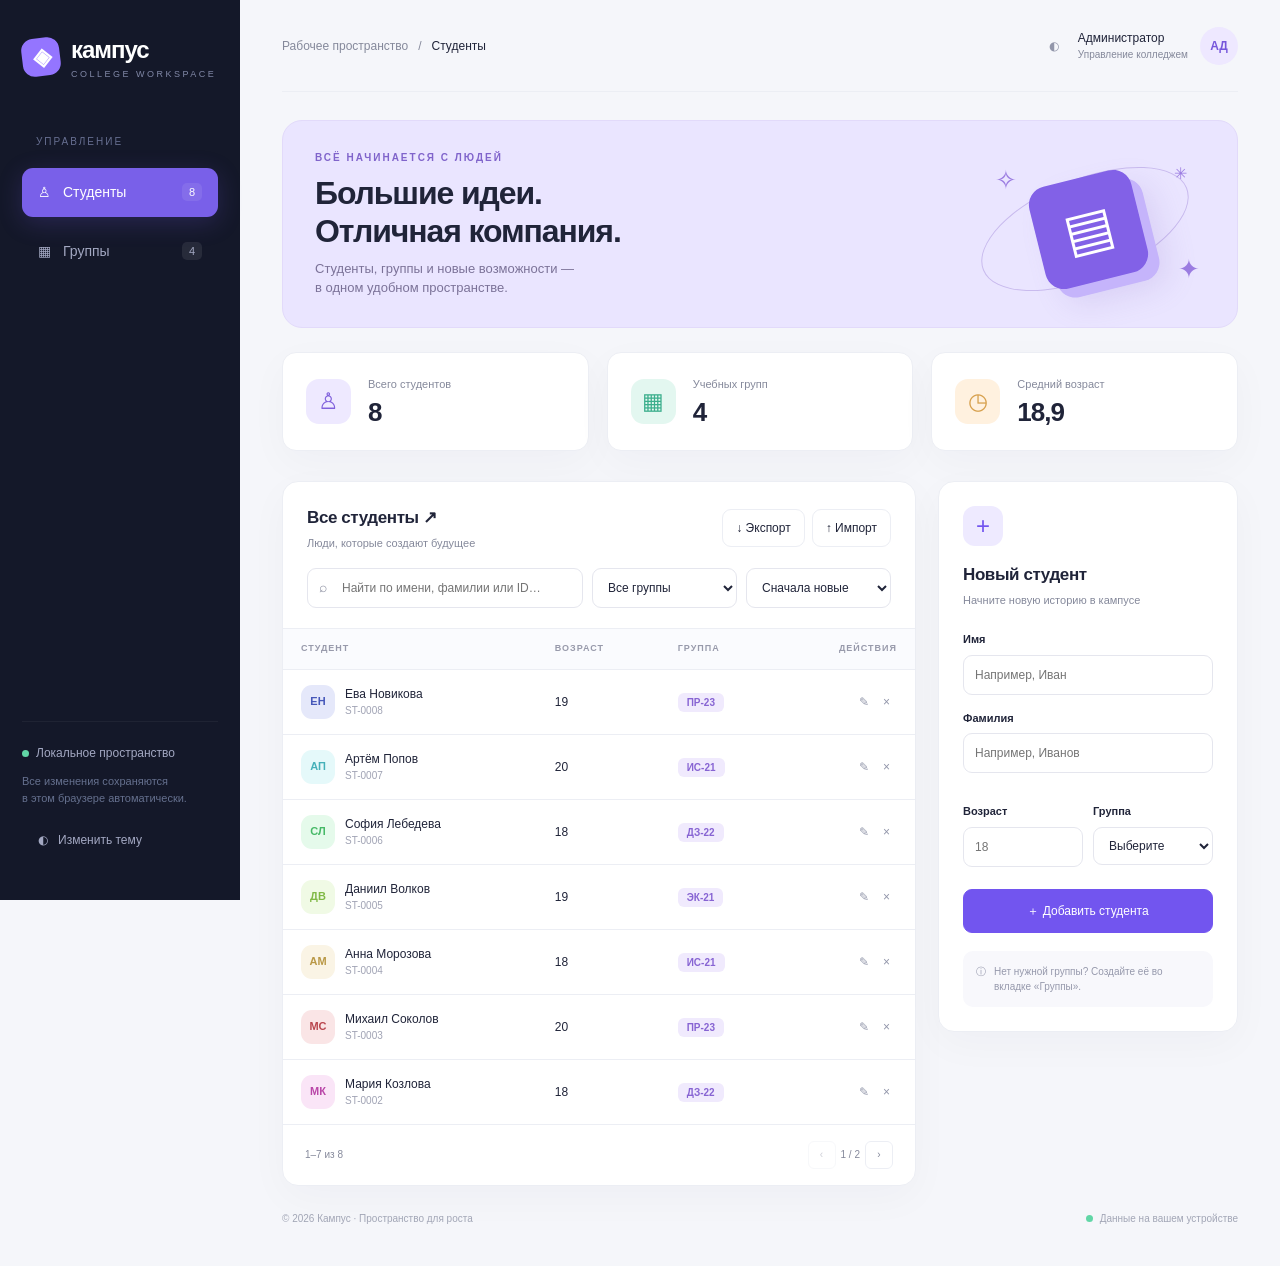
<file: lesson_19/Index.html>
<!DOCTYPE html>
<html lang="ru"><head><meta charset="UTF-8"><meta name="viewport" content="width=device-width,initial-scale=1"><meta name="theme-color" content="#111526"><title>Кампус — студенты и группы</title>
<style>
:root{--bg:#f5f6fa;--card:#fff;--ink:#202439;--muted:#85899b;--line:#eceef4;--purple:#7255ef;--soft:#eeeaff;--shadow:0 12px 40px #20243908}*{box-sizing:border-box}body{margin:0;background:var(--bg);color:var(--ink);font:14px/1.5 'Segoe UI',Arial,sans-serif}button,input,select{font:inherit}button{cursor:pointer}button:disabled{opacity:.4;cursor:default}button:focus-visible,a:focus-visible{outline:3px solid #a293ff;outline-offset:3px}button{transition:background .2s,transform .2s}button:active{transform:translateY(1px)}.app{display:grid;grid-template-columns:240px 1fr;min-height:100vh}.sidebar{background:#141829;color:#a3a8c2;padding:32px 22px;display:flex;flex-direction:column;position:fixed;width:240px;height:100vh}.brand{color:#fff;display:flex;align-items:center;gap:11px;font-size:24px;font-weight:750;letter-spacing:-1px}.logo{display:grid;place-items:center;width:38px;height:38px;border-radius:12px;background:#9475ff;color:#fff;transform:rotate(-7deg)}.brand small{font-size:9px;letter-spacing:2.5px;display:block;color:#8188a7;font-weight:500}.navlabel{font-size:10px;letter-spacing:2px;margin:52px 14px 14px;color:#676f91}.nav{display:flex;gap:12px;align-items:center;width:100%;padding:14px 16px;background:none;border:0;border-radius:11px;color:inherit;text-align:left;margin:5px 0}.nav.active{background:#7960e9;color:#fff;box-shadow:0 6px 24px #795beb35}.nav span:last-child{margin-left:auto;font-size:11px;background:#ffffff15;padding:1px 7px;border-radius:5px}.sidebottom{margin-top:auto;border-top:1px solid #ffffff0c;padding-top:22px;font-size:12px}.dot{display:inline-block;width:7px;height:7px;border-radius:50%;background:#61d6a6;margin-right:7px}.sidebottom p{color:#65708e;font-size:11px}main{grid-column:2;padding:0 42px 40px;max-width:1750px;width:100%}.topbar{height:92px;border-bottom:1px solid var(--line);display:flex;align-items:center;justify-content:space-between}.breadcrumb{color:var(--muted);font-size:12px}.breadcrumb b{color:var(--ink);font-weight:500}.profile{display:flex;align-items:center;gap:12px;font-size:12px}.avatar{background:#eee8ff;color:#7656db;border-radius:50%;width:38px;height:38px;display:grid;place-items:center;font-weight:700}.profile small{display:block;color:var(--muted);font-size:10px}.hero{position:relative;overflow:hidden;background:#eae5ff;border:1px solid #e2dafa;border-radius:20px;margin:28px 0 24px;padding:29px 32px;min-height:191px;display:flex;align-items:center;justify-content:space-between}.eyebrow{font-size:10px;letter-spacing:2px;font-weight:700;color:#8064cb}.hero h1{font-size:32px;letter-spacing:-1.1px;margin:9px 0 8px;line-height:1.2}.hero p{color:#7b7298;max-width:430px;margin:0;font-size:13px}.art{width:230px;height:140px;position:relative;flex-shrink:0}.orbit{position:absolute;border:1px solid #c9bbee;border-radius:50%;width:220px;height:100px;transform:rotate(-22deg);top:25px}.book{position:absolute;left:61px;top:23px;width:105px;height:105px;background:#8261e7;border-radius:19px;transform:rotate(-14deg);box-shadow:9px 11px 0 #c5b4fb,16px 19px 30px #8e75ca30;display:grid;place-items:center;font-size:53px;color:#fff}.spark{position:absolute;color:#9b7ce1;font-size:26px}.stats{display:grid;grid-template-columns:repeat(3,1fr);gap:18px;margin-bottom:30px}.stat{background:var(--card);border:1px solid var(--line);padding:20px 23px;border-radius:14px;display:flex;gap:17px;align-items:center;box-shadow:var(--shadow)}.stat-icon{width:45px;height:45px;border-radius:13px;background:#eee9ff;color:#8061dc;display:grid;place-items:center;font-size:23px}.stat:nth-child(2) .stat-icon{background:#e3f7f0;color:#3bae8c}.stat:nth-child(3) .stat-icon{background:#fff1df;color:#d7a04d}.stat small{color:var(--muted);font-size:11px}.stat strong{display:block;font-size:26px;letter-spacing:-1px;line-height:1.4}.workspace{display:grid;grid-template-columns:minmax(0,1fr) 300px;gap:22px;align-items:start}.panel{background:var(--card);border:1px solid var(--line);border-radius:16px;box-shadow:var(--shadow);overflow:hidden}.panelhead{padding:23px 24px 17px;display:flex;justify-content:space-between;gap:12px;align-items:center}h2{font-size:17px;margin:0;letter-spacing:-.4px}.sub{color:var(--muted);font-size:11px;margin:4px 0 0}.btn{border:1px solid var(--line);background:var(--card);color:var(--ink);border-radius:9px;padding:9px 13px;white-space:nowrap;font-size:12px}.btn:hover{background:var(--soft);color:var(--purple)}.primary{background:var(--purple);color:#fff;border-color:var(--purple)}.primary:hover{background:#6246db;color:#fff}.tools{display:flex;gap:9px;padding:0 24px 20px}.search{position:relative;flex:1;min-width:100px}.search input{padding-left:34px}.search span{position:absolute;left:12px;top:9px;color:var(--muted)}input,select{width:100%;background:var(--card);border:1px solid #e5e6ee;border-radius:9px;padding:10px 11px;outline:none;color:var(--ink);font-size:12px;transition:border .2s,box-shadow .2s}input:focus,select:focus{border-color:#a18bf1;box-shadow:0 0 0 3px #9279f014}select.filter{width:145px}.tablewrap{overflow:auto}table{border-collapse:collapse;width:100%;white-space:nowrap}th{text-align:left;background:#fafbfe;color:#989aab;font-size:9px;font-weight:600;letter-spacing:1px;text-transform:uppercase;padding:13px 18px;border-block:1px solid var(--line)}td{padding:15px 18px;border-bottom:1px solid var(--line);font-size:12px}tbody tr:hover{background:#fbfaff}.person{display:flex;align-items:center;gap:10px}.initials{width:34px;height:34px;border-radius:11px;background:hsl(var(--h) 70% 94%);color:hsl(var(--h) 45% 50%);display:grid;place-items:center;font-size:11px;font-weight:650}.person small{display:block;font-size:10px;color:#a0a3b4}.badge{padding:4px 9px;border-radius:6px;color:#8764d3;background:#f0eafd;font-size:10px;font-weight:600}.iconbtn{border:0;background:transparent;color:#9296aa;border-radius:6px;padding:6px 7px}.iconbtn:hover{background:var(--soft);color:var(--purple)}.iconbtn.danger:hover{color:#d74d6b;background:#ffedf1}.tablefoot{display:flex;justify-content:space-between;align-items:center;padding:16px 22px;color:var(--muted);font-size:10px}.pages{display:flex;gap:5px;align-items:center}.pages button{border:1px solid var(--line);background:var(--card);color:var(--muted);border-radius:6px;width:28px;height:28px}.formpanel{padding:24px}.formicon{background:var(--soft);color:var(--purple);width:40px;height:40px;border-radius:12px;display:grid;place-items:center;font-size:24px;margin-bottom:16px}.formpanel h2{font-size:17px}.formpanel form{margin-top:23px}.field{display:block;margin:15px 0;font-size:11px;font-weight:600}.field input,.field select{margin-top:7px;font-weight:400}.row{display:grid;grid-template-columns:1fr 1fr;gap:10px}.full{width:100%;margin-top:7px;padding:12px}.hint{display:flex;gap:8px;margin-top:18px;padding:13px;border-radius:10px;background:#f8f8fc;color:#9699ac;font-size:10px}.footer{display:flex;justify-content:space-between;color:#a2a6b6;font-size:10px;margin-top:25px}.empty{text-align:center;padding:50px 20px;color:var(--muted)}.empty strong{display:block;color:var(--ink);font-size:15px;margin-bottom:5px}#message{position:fixed;bottom:25px;left:50%;transform:translateX(-50%);padding:13px 22px;background:#202439;color:#fff;border-radius:12px;box-shadow:0 6px 30px #0002;z-index:20;font-size:13px;max-width:90vw}#message:empty{display:none}[hidden]{display:none!important}.groupgrid{padding:0 23px 23px;display:grid;grid-template-columns:repeat(2,1fr);gap:12px}.groupcard{border:1px solid var(--line);border-radius:12px;padding:18px}.groupcard h3{margin:10px 0 4px;font-size:17px}.groupcard p{font-size:11px;color:var(--muted)}.groupcard .actions{display:flex;justify-content:space-between;align-items:center}.toolbar{display:flex;gap:7px}.mobilebrand{display:none}dialog{border:1px solid var(--line);border-radius:17px;max-width:420px;width:calc(100% - 32px);padding:28px;background:var(--card);color:var(--ink);box-shadow:0 30px 100px #0003}dialog::backdrop{background:#161a3155;backdrop-filter:blur(4px)}dialog h2{margin-bottom:12px}dialog p{color:var(--muted);font-size:13px}dialog .actions{display:flex;justify-content:flex-end;gap:10px;margin-top:24px}body.dark{--bg:#151827;--card:#1e2235;--ink:#e7e8f4;--muted:#959bb4;--line:#2d3248;--soft:#342e53;--shadow:none}body.dark .hero{background:#30264b;border-color:#493568}body.dark .hero p{color:#b4a6cd}body.dark th,body.dark tbody tr:hover,body.dark .hint{background:#24283c}body.dark input,body.dark select{border-color:#353b52}body.dark .avatar{background:#342e53}body.dark .hero h1{color:#f4efff}@media(min-width:1500px){.workspace{grid-template-columns:minmax(0,1fr) 340px}}@media(max-width:1180px){main{padding-inline:25px}.sidebar{width:200px;padding-inline:15px}.app{grid-template-columns:200px 1fr}.workspace{grid-template-columns:minmax(0,1fr)}.formpanel form{display:grid;grid-template-columns:1fr 1fr;gap:0 18px}.formpanel .hint{margin-top:10px}.formpanel form .row{display:contents}.formpanel .full{align-self:end;margin-bottom:15px}.formpanel .sub{margin-bottom:0}}@media(max-width:720px){.app{display:block}.sidebar{position:static;width:100%;height:auto;padding:16px 20px;flex-direction:row;flex-wrap:wrap;gap:8px;align-items:center}.brand{font-size:20px;margin-right:auto}.brand small,.navlabel,.sidebottom{display:none}.nav{width:auto;margin:0;padding:9px 12px;font-size:12px}.nav span:last-child{display:none}main{padding-inline:16px}.topbar{height:62px}.profile .profiletext{display:none}.hero{padding:25px 23px;margin-top:20px;min-height:180px}.hero h1{font-size:27px}.hero p{font-size:12px;max-width:270px}.art{display:none}.stats{gap:8px;margin-bottom:20px}.stat{padding:14px 11px;display:block}.stat-icon{width:30px;height:30px;font-size:16px;margin-bottom:8px;border-radius:9px}.stat strong{font-size:23px}.stat small{font-size:9px}.panelhead{padding:20px 16px 15px}.tools{padding:0 16px 16px;flex-wrap:wrap}.search{flex-basis:100%}select.filter{flex:1}.formpanel{padding:22px}.formpanel form{display:block}.row{display:grid!important}.groupgrid{grid-template-columns:1fr;padding-inline:16px}.tablefoot{padding-inline:16px}.footer{font-size:9px}.toolbar .btn{padding:8px;font-size:11px}}@media(prefers-reduced-motion:reduce){*{transition:none!important}}
</style></head><body>
<div class="app"><aside class="sidebar"><div class="brand"><span class="logo">◈</span><div>кампус<small>COLLEGE WORKSPACE</small></div></div><div class="navlabel">УПРАВЛЕНИЕ</div><button class="nav active" id="studentsButton" type="button"><span>♙</span> Студенты <span id="navStudents">0</span></button><button class="nav" id="groupsButton" type="button"><span>▦</span> Группы <span id="navGroups">0</span></button><div class="sidebottom"><span class="dot"></span>Локальное пространство<p>Все изменения сохраняются<br>в этом браузере автоматически.</p><button class="nav" id="themeButton" type="button">◐ &nbsp; Изменить тему</button></div></aside>
<main><header class="topbar"><div class="breadcrumb">Рабочее пространство &nbsp; / &nbsp; <b id="crumb">Студенты</b></div><div class="profile"><button class="iconbtn" id="mobileTheme" title="Изменить тему" aria-label="Изменить тему">◐</button><div class="profiletext">Администратор<small>Управление колледжем</small></div><div class="avatar">АД</div></div></header>
<section class="hero"><div><div class="eyebrow">ВСЁ НАЧИНАЕТСЯ С ЛЮДЕЙ</div><h1>Большие идеи.<br>Отличная компания.</h1><p>Студенты, группы и новые возможности —<br>в одном удобном пространстве.</p></div><div class="art" aria-hidden="true"><div class="orbit"></div><span class="spark" style="left:20px;top:7px">✧</span><div class="book">▤</div><span class="spark" style="right:5px;bottom:5px">✦</span><span class="spark" style="right:18px;top:8px;font-size:16px">✳</span></div></section>
<section class="stats" aria-label="Статистика"><div class="stat"><div class="stat-icon">♙</div><div><small>Всего студентов</small><strong id="totalStudents">0</strong></div></div><div class="stat"><div class="stat-icon">▦</div><div><small>Учебных групп</small><strong id="totalGroups">0</strong></div></div><div class="stat"><div class="stat-icon">◷</div><div><small>Средний возраст</small><strong id="avgAge">—</strong></div></div></section>
<div class="workspace"><section class="panel"><div class="panelhead"><div><h2 id="listTitle">Все студенты <span style="color:#bbb">↗</span></h2><p class="sub" id="listSubtitle">Люди, которые создают будущее</p></div><div class="toolbar"><button class="btn" id="exportButton" title="Скачать резервную копию JSON">↓ Экспорт</button><button class="btn" id="importButton" title="Импорт резервной копии JSON">↑ Импорт</button><input type="file" id="importFile" accept="application/json,.json" hidden></div></div><div class="tools"><div class="search"><span>⌕</span><input id="search" type="search" placeholder="Найти по имени, фамилии или ID…" aria-label="Поиск"></div><select class="filter" id="filterGroup" aria-label="Фильтр по группе"><option value="">Все группы</option></select><select class="filter" id="sort" aria-label="Сортировка"><option value="new">Сначала новые</option><option value="name">По алфавиту</option><option value="age">По возрасту</option></select></div>
<div class="tablewrap"><table id="studentsTable"><thead><tr><th>Студент</th><th>Возраст</th><th>Группа</th><th style="text-align:right">Действия</th></tr></thead><tbody id="studentBody"></tbody></table></div><div id="empty" class="empty" hidden><strong>Пока никого не нашли</strong>Измените поиск или добавьте новую запись.</div><div id="groupBody" class="groupgrid" hidden></div><div class="tablefoot"><span id="resultCount"></span><div class="pages"><button id="prev" aria-label="Предыдущая страница">‹</button><span id="pageLabel"></span><button id="next" aria-label="Следующая страница">›</button></div></div></section>
<aside><section id="studentSection" class="panel formpanel"><div class="formicon">+</div><h2 id="studentFormTitle">Новый студент</h2><p class="sub">Начните новую историю в кампусе</p><form id="studentForm"><label class="field">Имя<input id="firstNameStudent" placeholder="Например, Иван" required maxlength="60" autocomplete="given-name"></label><label class="field">Фамилия<input id="lastNameStudent" placeholder="Например, Иванов" required maxlength="60" autocomplete="family-name"></label><div class="row"><label class="field">Возраст<input id="ageStudent" type="number" min="1" max="120" step="1" placeholder="18" required></label><label class="field">Группа<select id="groupId" required><option value="">Выберите</option></select></label></div><button class="btn primary full" id="saveStudentButton" type="submit">＋ Добавить студента</button><button class="btn full" id="cancelEditButton" type="button" hidden>Отменить изменения</button></form><div class="hint"><span>ⓘ</span><span>Нет нужной группы? Создайте её во вкладке «Группы».</span></div></section>
<section id="groupSection" class="panel formpanel" hidden><div class="formicon">▦</div><h2 id="groupFormTitle">Новая группа</h2><p class="sub">Соберите будущую команду</p><form id="groupForm"><label class="field">Название группы<input id="groupName" placeholder="Например, ИС-21" maxlength="100" required></label><button class="btn primary full" id="saveGroupButton" type="submit">＋ Добавить группу</button><button class="btn full" id="cancelGroupEdit" type="button" hidden>Отменить изменения</button></form><div class="hint">ⓘ &nbsp; Группу можно удалить, когда в ней нет студентов.</div></section></aside></div><footer class="footer"><span>© <span id="year"></span> Кампус · Пространство для роста</span><span><span class="dot"></span><span id="storageStatus">Данные на вашем устройстве</span></span></footer></main></div>
<p id="message" role="status" aria-live="polite"></p><dialog id="confirmDialog" aria-labelledby="confirmTitle"><h2 id="confirmTitle">Подтвердите действие</h2><p id="confirmText"></p><div class="actions"><button class="btn" id="confirmNo">Отмена</button><button class="btn primary" id="confirmYes">Подтвердить</button></div></dialog>
<script>
(()=>{'use strict';const $=id=>document.getElementById(id),KEY='campus.workspace.v1';let state,view='students',page=1,editStudent=null,editGroup=null,timer;const size=7;
const demo={groups:[{id:1,name:'ИС-21'},{id:2,name:'ДЗ-22'},{id:3,name:'ПР-23'},{id:4,name:'ЭК-21'}],students:[{id:1,first:'Александр',last:'Смирнов',age:19,group:1},{id:2,first:'Мария',last:'Козлова',age:18,group:2},{id:3,first:'Михаил',last:'Соколов',age:20,group:3},{id:4,first:'Анна',last:'Морозова',age:18,group:1},{id:5,first:'Даниил',last:'Волков',age:19,group:4},{id:6,first:'София',last:'Лебедева',age:18,group:2},{id:7,first:'Артём',last:'Попов',age:20,group:1},{id:8,first:'Ева',last:'Новикова',age:19,group:3}],nextStudent:9,nextGroup:5};
function valid(x){return x&&Array.isArray(x.groups)&&Array.isArray(x.students)&&x.groups.length<=10000&&x.students.length<=100000&&x.groups.every(g=>Number.isSafeInteger(g.id)&&g.id>0&&typeof g.name==='string'&&g.name.trim()&&g.name.length<=100)&&new Set(x.groups.map(g=>g.id)).size===x.groups.length&&new Set(x.groups.map(g=>g.name.trim().toLocaleLowerCase())).size===x.groups.length&&x.students.every(s=>Number.isSafeInteger(s.id)&&s.id>0&&typeof s.first==='string'&&s.first.trim()&&s.first.length<=60&&typeof s.last==='string'&&s.last.trim()&&s.last.length<=60&&Number.isInteger(s.age)&&s.age>=1&&s.age<=120&&x.groups.some(g=>g.id===s.group))&&new Set(x.students.map(s=>s.id)).size===x.students.length}
function normalize(x){return {groups:x.groups.map(g=>({id:g.id,name:g.name.trim()})),students:x.students.map(s=>({id:s.id,first:s.first.trim(),last:s.last.trim(),age:s.age,group:s.group})),nextStudent:Math.max(0,...x.students.map(s=>s.id))+1,nextGroup:Math.max(0,...x.groups.map(g=>g.id))+1}}
function toast(t){$('message').textContent=t;clearTimeout(timer);timer=setTimeout(()=>$('message').textContent='',4200)}
try{const raw=localStorage.getItem(KEY);if(raw){const x=JSON.parse(raw);if(!valid(x))throw Error();state=normalize(x)}else state=structuredClone(demo)}catch{state=structuredClone(demo);toast('Не удалось прочитать сохранение. Показаны демоданные.')}
try{if(localStorage.getItem('campus.theme')==='dark')document.body.classList.add('dark')}catch{}
function save(){try{localStorage.setItem(KEY,JSON.stringify(state));$('storageStatus').textContent='Все изменения сохранены';return true}catch{$('storageStatus').textContent='Сохранение недоступно';toast('Браузер не сохранил данные. Скачайте экспорт перед закрытием.');return false}}
function esc(s){return String(s).replace(/[&<>"']/g,c=>({'&':'&amp;','<':'&lt;','>':'&gt;','"':'&quot;',"'":'&#39;'}[c]))}
function options(){const f=$('filterGroup').value,g=$('groupId').value;const opts=state.groups.map(x=>`<option value="${x.id}">${esc(x.name)}</option>`).join('');$('filterGroup').innerHTML='<option value="">Все группы</option>'+opts;$('groupId').innerHTML='<option value="">Выберите</option>'+opts;$('filterGroup').value=f;$('groupId').value=g}
function render(){options();const n=state.students.length;$('totalStudents').textContent=$('navStudents').textContent=n;$('totalGroups').textContent=$('navGroups').textContent=state.groups.length;$('avgAge').textContent=n?(state.students.reduce((a,s)=>a+s.age,0)/n).toLocaleString('ru-RU',{maximumFractionDigits:1}):'—';const q=$('search').value.trim().toLocaleLowerCase(),group=$('filterGroup').value;let data=(view==='students'?state.students:state.groups).filter(x=>view==='students'?(!group||x.group===+group)&&`${x.first} ${x.last} ${x.last} ${x.first} ${x.id}`.toLocaleLowerCase().includes(q):`${x.name} ${x.id}`.toLocaleLowerCase().includes(q));data.sort((a,b)=>$('sort').value==='name'?(a.last||a.name).localeCompare(b.last||b.name,'ru'):$('sort').value==='age'&&view==='students'?a.age-b.age:b.id-a.id);const pages=Math.max(1,Math.ceil(data.length/size));page=Math.min(page,pages);const chunk=data.slice((page-1)*size,page*size);$('studentsTable').hidden=view!=='students'||!data.length;$('groupBody').hidden=view!=='groups'||!data.length;$('empty').hidden=!!data.length;$('studentBody').innerHTML=view==='students'?chunk.map(s=>`<tr><td><div class="person"><span class="initials" style="--h:${(s.id*47+215)%360}">${esc(s.first[0]+s.last[0])}</span><div>${esc(s.first)} ${esc(s.last)}<small>ST-${String(s.id).padStart(4,'0')}</small></div></div></td><td>${s.age}</td><td><span class="badge">${esc(state.groups.find(g=>g.id===s.group)?.name||'—')}</span></td><td style="text-align:right"><button class="iconbtn" data-edit="${s.id}" aria-label="Редактировать ${esc(s.first)} ${esc(s.last)}" title="Редактировать">✎</button><button class="iconbtn danger" data-delete="${s.id}" aria-label="Удалить ${esc(s.first)} ${esc(s.last)}" title="Удалить">×</button></td></tr>`).join(''):'';$('groupBody').innerHTML=view==='groups'?chunk.map(g=>`<article class="groupcard"><div class="actions"><span class="badge">Группа #${g.id}</span><div><button class="iconbtn" data-edit="${g.id}" title="Редактировать" aria-label="Редактировать ${esc(g.name)}">✎</button><button class="iconbtn danger" data-delete="${g.id}" title="Удалить" aria-label="Удалить ${esc(g.name)}">×</button></div></div><h3>${esc(g.name)}</h3><p>${state.students.filter(s=>s.group===g.id).length} студентов</p><button class="btn" data-open="${g.id}">Посмотреть студентов →</button></article>`).join(''):'';$('resultCount').textContent=data.length?`${(page-1)*size+1}–${Math.min(page*size,data.length)} из ${data.length}`:'Записей нет';$('pageLabel').textContent=`${page} / ${pages}`;$('prev').disabled=page===1;$('next').disabled=page===pages}
function switchView(v){view=v;page=1;$('search').value='';$('filterGroup').value='';$('studentsButton').classList.toggle('active',v==='students');$('groupsButton').classList.toggle('active',v==='groups');$('studentsButton').setAttribute('aria-pressed',v==='students');$('groupsButton').setAttribute('aria-pressed',v==='groups');$('studentSection').hidden=v!=='students';$('groupSection').hidden=v!=='groups';$('filterGroup').hidden=v!=='students';$('sort').querySelector('[value="age"]').hidden=v!=='students';if($('sort').value==='age')$('sort').value='new';$('crumb').textContent=v==='students'?'Студенты':'Группы';$('listTitle').textContent=v==='students'?'Все студенты ↗':'Учебные группы ↗';$('listSubtitle').textContent=v==='students'?'Люди, которые создают будущее':'Своя команда для каждой идеи';$('search').placeholder=v==='students'?'Найти по имени, фамилии или ID…':'Найти группу по названию или ID…';render()}
function resetStudent(){editStudent=null;$('studentForm').reset();$('studentFormTitle').textContent='Новый студент';$('saveStudentButton').textContent='＋ Добавить студента';$('cancelEditButton').hidden=true}function resetGroup(){editGroup=null;$('groupForm').reset();$('groupFormTitle').textContent='Новая группа';$('saveGroupButton').textContent='＋ Добавить группу';$('cancelGroupEdit').hidden=true}
$('studentForm').onsubmit=e=>{e.preventDefault();const s={first:$('firstNameStudent').value.trim(),last:$('lastNameStudent').value.trim(),age:Number($('ageStudent').value),group:Number($('groupId').value)};if(!s.first||!s.last||!Number.isInteger(s.age)||s.age<1||s.age>120||!state.groups.some(g=>g.id===s.group))return toast('Заполните имя, фамилию, возраст и существующую группу.');const editing=editStudent!==null;if(editing)Object.assign(state.students.find(x=>x.id===editStudent),s);else state.students.push({id:state.nextStudent++,...s});const ok=save();resetStudent();page=1;render();if(ok)toast(editing?'Изменения сохранены':'Студент добавлен')};
$('groupForm').onsubmit=e=>{e.preventDefault();const name=$('groupName').value.trim();if(!name)return toast('Введите название группы.');if(state.groups.some(g=>g.id!==editGroup&&g.name.toLocaleLowerCase()===name.toLocaleLowerCase()))return toast('Группа с таким названием уже существует.');const editing=editGroup!==null;if(editing)state.groups.find(g=>g.id===editGroup).name=name;else state.groups.push({id:state.nextGroup++,name});const ok=save();resetGroup();render();if(ok)toast(editing?'Группа обновлена':'Группа добавлена')};
function confirmAction(text,fn){$('confirmText').textContent=text;$('confirmDialog').showModal();$('confirmNo').onclick=()=>$('confirmDialog').close();$('confirmYes').onclick=()=>{$('confirmDialog').close();fn()};$('confirmNo').focus()}
function action(e){const b=e.target.closest('button');if(!b)return;if(b.dataset.open){switchView('students');$('filterGroup').value=b.dataset.open;render();return}const id=Number(b.dataset.edit||b.dataset.delete);if(!id)return;if(b.dataset.edit){if(view==='students'){const s=state.students.find(x=>x.id===id);editStudent=id;$('firstNameStudent').value=s.first;$('lastNameStudent').value=s.last;$('ageStudent').value=s.age;$('groupId').value=s.group;$('studentFormTitle').textContent='Редактировать студента';$('saveStudentButton').textContent='Сохранить изменения';$('cancelEditButton').hidden=false;$('firstNameStudent').focus()}else{const g=state.groups.find(x=>x.id===id);editGroup=id;$('groupName').value=g.name;$('groupFormTitle').textContent='Редактировать группу';$('saveGroupButton').textContent='Сохранить изменения';$('cancelGroupEdit').hidden=false;$('groupName').focus()}}else{if(view==='groups'&&state.students.some(s=>s.group===id))return toast('Сначала переведите студентов этой группы в другую.');const current=view;confirmAction(current==='students'?'Удалить студента? Восстановить запись можно из резервной копии.':'Удалить пустую группу?',()=>{if(current==='students'){state.students=state.students.filter(s=>s.id!==id);if(editStudent===id)resetStudent()}else{state.groups=state.groups.filter(g=>g.id!==id);if(editGroup===id)resetGroup()}const ok=save();render();if(ok)toast('Запись удалена')})}}
$('studentBody').onclick=action;$('groupBody').onclick=action;$('studentsButton').onclick=()=>switchView('students');$('groupsButton').onclick=()=>switchView('groups');$('cancelEditButton').onclick=resetStudent;$('cancelGroupEdit').onclick=resetGroup;for(const id of ['search','filterGroup','sort'])$(id).addEventListener(id==='search'?'input':'change',()=>{page=1;render()});$('prev').onclick=()=>{page--;render()};$('next').onclick=()=>{page++;render()};
function theme(){document.body.classList.toggle('dark');try{localStorage.setItem('campus.theme',document.body.classList.contains('dark')?'dark':'light')}catch{}}$('themeButton').onclick=theme;$('mobileTheme').onclick=theme;
$('exportButton').onclick=()=>{const blob=new Blob([JSON.stringify({...state,exportedAt:new Date().toISOString()},null,2)],{type:'application/json'}),url=URL.createObjectURL(blob),a=document.createElement('a');a.href=url;a.download=`campus-backup-${new Date().toISOString().slice(0,10)}.json`;a.click();setTimeout(()=>URL.revokeObjectURL(url),1000);toast('Резервная копия подготовлена')};$('importButton').onclick=()=>$('importFile').click();$('importFile').onchange=async e=>{const file=e.target.files[0];e.target.value='';if(!file)return;if(file.size>10*1024*1024)return toast('Файл слишком большой. Максимум — 10 МБ.');try{const x=JSON.parse(await file.text());if(!valid(x))throw Error();const next=normalize(x);confirmAction(`Заменить текущие данные? В файле: ${next.students.length} студентов и ${next.groups.length} групп. Перед заменой можно отменить действие и скачать экспорт.`,()=>{state=next;resetStudent();resetGroup();page=1;$('search').value='';$('filterGroup').value='';const ok=save();render();if(ok)toast('Данные импортированы')})}catch{toast('Некорректный файл. Выберите JSON, созданный через «Экспорт».')}};
document.addEventListener('keydown',e=>{if((e.ctrlKey||e.metaKey)&&e.key==='k'){e.preventDefault();$('search').focus()}});$('year').textContent=new Date().getFullYear();switchView('students');if(!state.groups.length)toast('Создайте группу, чтобы добавить первого студента.');
})();
</script></body></html>
</file>
